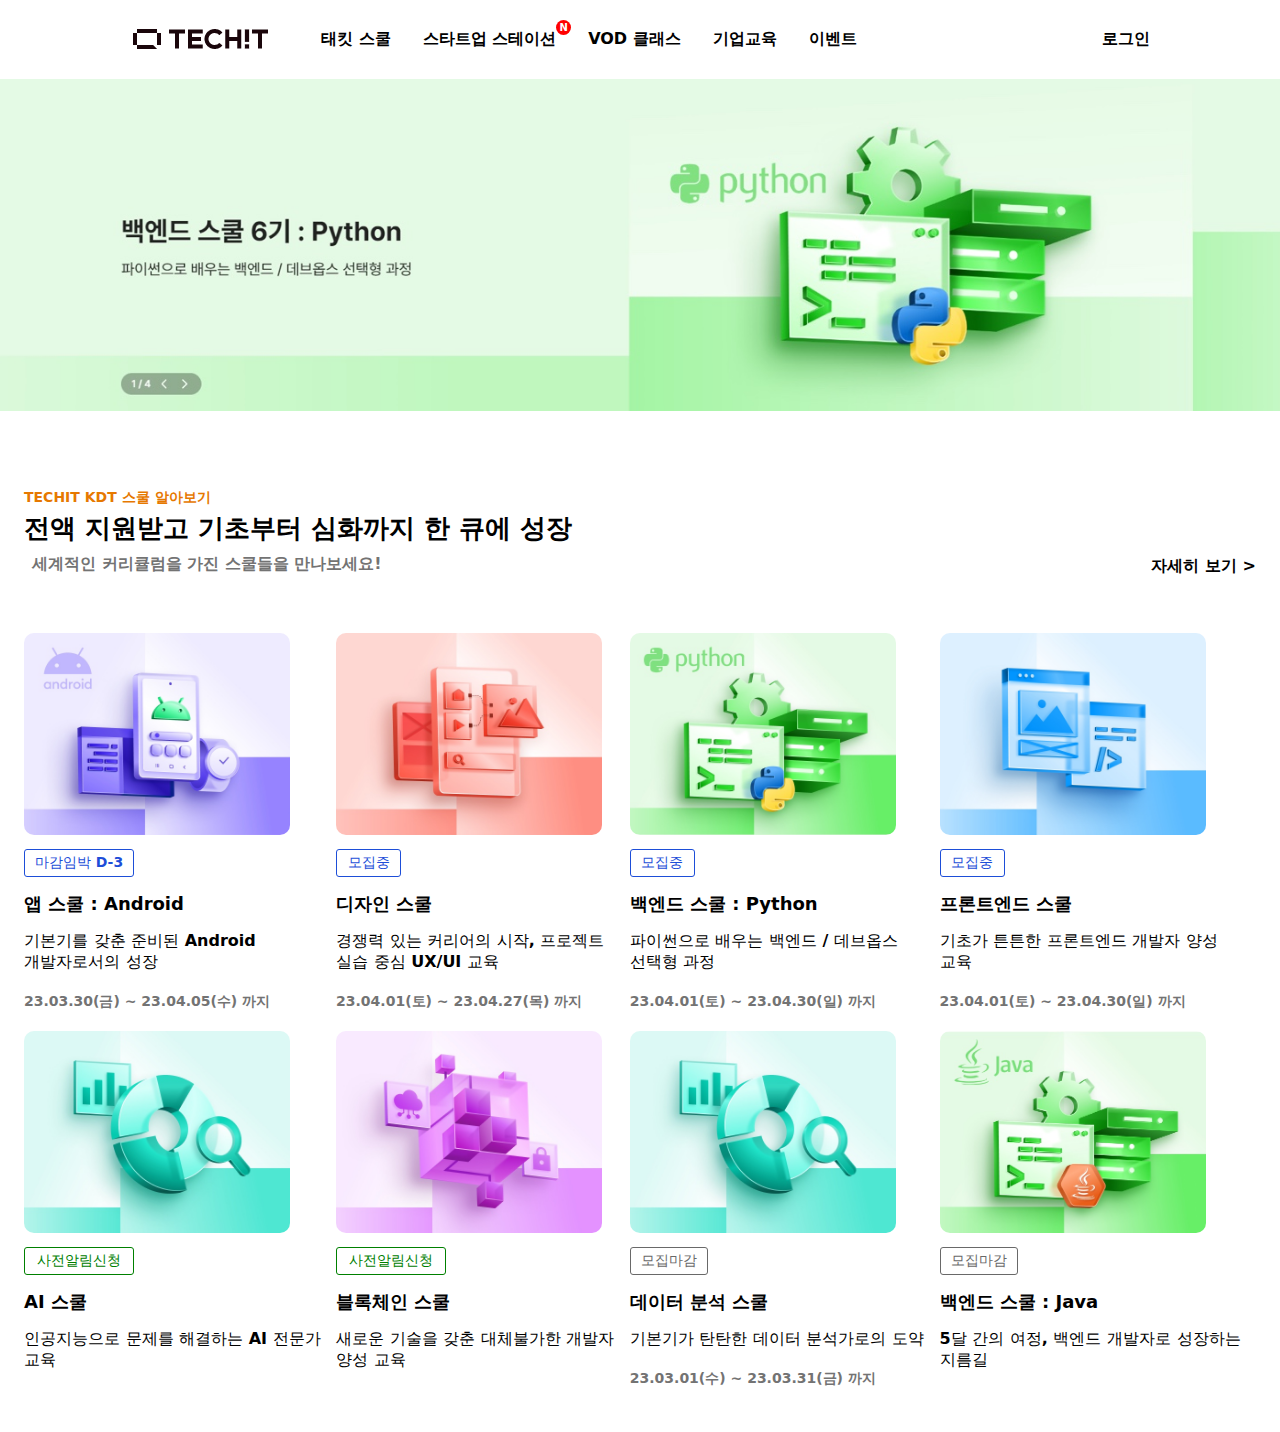
<file: 2주차과제/techit_clone.html>
<!DOCTYPE html>
<html lang="ko">
  <head>
    <meta charset="UTF-8" />
    <meta http-equiv="X-UA-Compatible" content="IE=edge" />
    <meta name="viewpoint" conent="width=device-width, initial-scale=1" />
    <link href="styles.css" rel="stylesheet" type="text/css" />
    <title>TECHIT BY LIKELION</title>
  </head>

  <body>
    <nav>
      <div class="header_part">
        <div class="menu_bar">
          <img src="img/logo.png" />
          <ul>
            <li><button>태킷 스쿨</button></li>
            <li>
              <button>스타트업 스테이션<span class="N">N</span></button>
            </li>
            <li><button>VOD 클래스</button></li>
            <li><button>기업교육</button></li>
            <li><button>이벤트</button></li>
          </ul>
        </div>
        <div class="login">
          <button>로그인</button>
        </div>
      </div>
    </nav>

    <div class="banner">
      <img src="img/banner.jpg" style="width: 100%; height: auto" />
    </div>

    <main>
      <section class="title">
        <div class="title_left">
          <div class="left1">TECHIT KDT 스쿨 알아보기</div>
          <div class="left2">전액 지원받고 기초부터 심화까지 한 큐에 성장</div>
          <div class="left3">세계적인 커리큘럼을 가진 스쿨들을 만나보세요!</div>
        </div>
        <div class="title_right">
          <div>자세히 보기 ></div>
        </div>
      </section>

      <div class="container">
        <div class="school">
          <img src="img/one.jpg" />
          <div class="recurit" id="first_recurit">마감임박 D-3</div>
          <div class="name_of_school">앱 스쿨 : Android</div>
          <div class="goal">
            기본기를 갖춘 준비된 Android <br />개발자로서의 성장
          </div>
          <div class="date">23.03.30(금) ~ 23.04.05(수) 까지</div>
        </div>

        <div class="school">
          <img src="img/two.jpg" />
          <div class="recurit">모집중</div>
          <div class="name_of_school">디자인 스쿨</div>
          <div class="goal">
            경쟁력 있는 커리어의 시작, 프로젝트 <br />실습 중심 UX/UI 교육
          </div>
          <div class="date">23.04.01(토) ~ 23.04.27(목) 까지</div>
        </div>

        <div class="school">
          <img src="img/three.jpg" />
          <div class="recurit">모집중</div>
          <div class="name_of_school">백엔드 스쿨 : Python</div>
          <div class="goal">
            파이썬으로 배우는 백엔드 / 데브옵스<br />선택형 과정
          </div>
          <div class="date">23.04.01(토) ~ 23.04.30(일) 까지</div>
        </div>

        <div class="school">
          <img src="img/four.jpg" />
          <div class="recurit">모집중</div>
          <div class="name_of_school">프론트엔드 스쿨</div>
          <div class="goal">기초가 튼튼한 프론트엔드 개발자 양성<br />교육</div>
          <div class="date">23.04.01(토) ~ 23.04.30(일) 까지</div>
        </div>

        <div class="school">
          <img src="img/five.jpg" />
          <div class="recurit" id="fifth_recurit">사전알림신청</div>
          <div class="name_of_school">AI 스쿨</div>
          <div class="goal">
            인공지능으로 문제를 해결하는 AI 전문가<br />교육
          </div>
          <div class="date"></div>
        </div>

        <div class="school">
          <img src="img/six.jpg" />
          <div class="recurit" id="six_recurit">사전알림신청</div>
          <div class="name_of_school">블록체인 스쿨</div>
          <div class="goal">
            새로운 기술을 갖춘 대체불가한 개발자<br />양성 교육
          </div>
          <div class="date"></div>
        </div>

        <div class="school">
          <img src="img/seven.jpg" />
          <div class="recurit" id="seven_recurit">모집마감</div>
          <div class="name_of_school">데이터 분석 스쿨</div>
          <div class="goal">기본기가 탄탄한 데이터 분석가로의 도약</div>
          <div class="date">23.03.01(수) ~ 23.03.31(금) 까지</div>
        </div>

        <div class="school">
          <img src="img/eight.jpg" />
          <div class="recurit" id="eight_recurit">모집마감</div>
          <div class="name_of_school">백엔드 스쿨 : Java</div>
          <div class="goal">
            5달 간의 여정, 백엔드 개발자로 성장하는<br />지름길
          </div>
          <div class="date"></div>
        </div>
      </div>
    </main>
  </body>
</html>
</file>
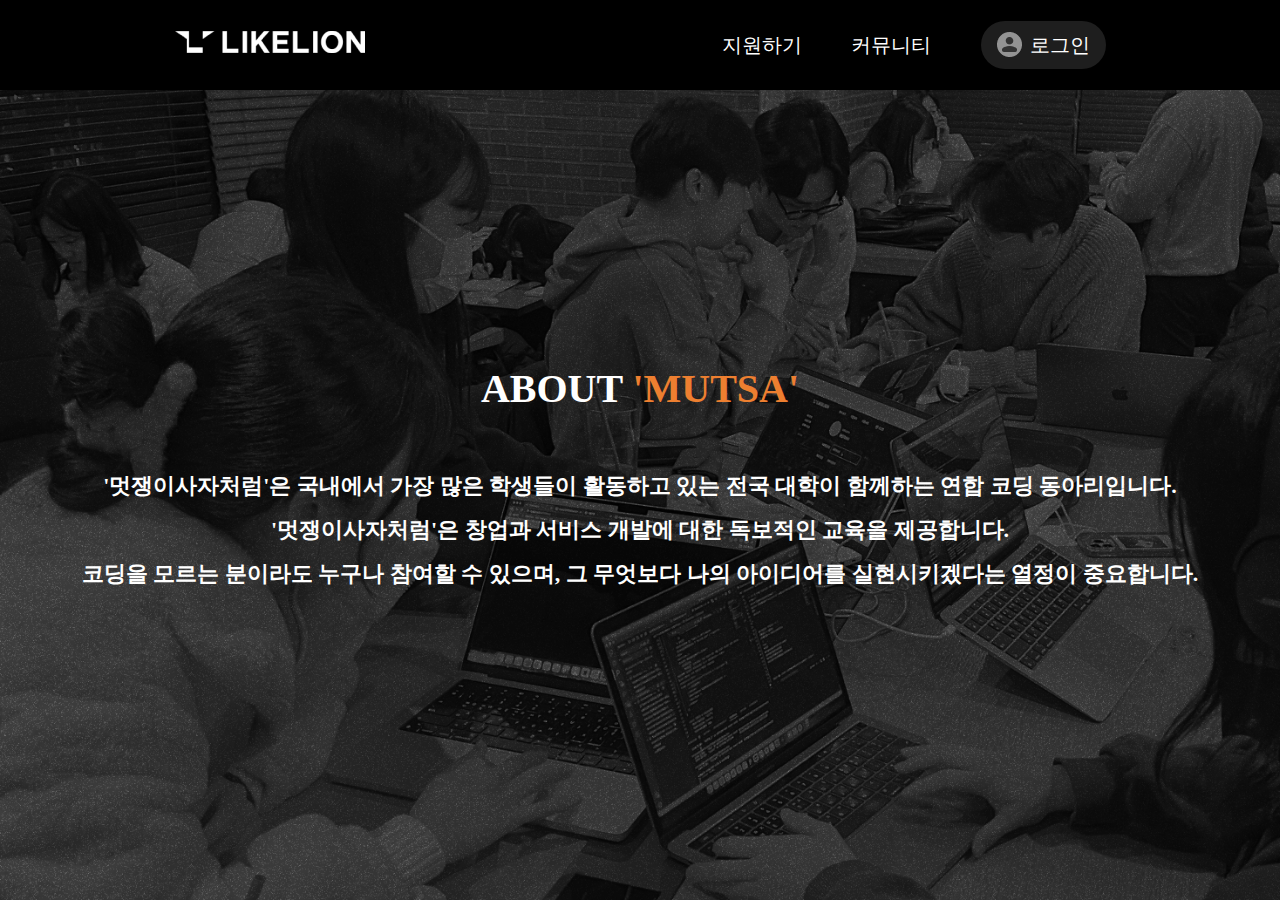
<file: 2주차실습/likelion_cloning.html>
<!DOCTYPE html>
<html lang="ko">
  <head>
    <meta charset="UTF-8" />
    <meta http-equiv="X-UA-Compatible" content="IE=edge" />
    <meta name="viewpoint" conent="width=device-width, initial-scale=1" />
    <link href="styles.css" rel="stylesheet" type="text/css" />
    <title>홍익대학교 멋쟁이사자처럼</title>
  </head>

  <body>
    <div class="head_part">
      <button class="logo">
        <img src="img/banner_icon.png" />
      </button>
      <div class="right_header">
        <button>지원하기</button>
        <button>커뮤니티</button>
        <button class="login">
          <img src="img/user_icon.png" class="logo" />
          <span class="login_text">로그인</span>
        </button>
      </div>
    </div>

    <nav>
      <h2 class="title">
        <span>ABOUT</span>
        <span class="name">'MUTSA'</span>
      </h2>
      <div class="content">
        '멋쟁이사자처럼'은 국내에서 가장 많은 학생들이 활동하고 있는 전국 대학이
        함께하는 연합 코딩 동아리입니다. <br />
        '멋쟁이사자처럼'은 창업과 서비스 개발에 대한 독보적인 교육을 제공합니다.
        <br />
        코딩을 모르는 분이라도 누구나 참여할 수 있으며, 그 무엇보다 나의
        아이디어를 실현시키겠다는 열정이 중요합니다.<br />
      </div>
    </nav>
  </body>
</html>
</file>
<file: 2주차과제/styles.css>
* {
  box-sizing: border-box;
  font-family: system-ui, -apple-system, BlinkMacSystemFont, "Segoe UI", Roboto,
    Oxygen, Ubuntu, Cantarell, "Open Sans", "Helvetica Neue", sans-serif;
}

body {
  margin: 0px;
  padding: 0px;
}

ul {
  list-style: none;
  padding-left: 0px;
  display: flex;
  justify-content: space-between;
  align-items: center;
  margin-left: 20px;
}

li {
  margin-left: 20px;
}

nav {
  margin: 0px;
  display: flex;
  justify-content: center;
  flex-direction: column;
  width: 100%;
  border-bottom-width: 1px;
  padding: 12px 24px;
}

.header_part {
  display: flex;
  align-items: center;
  justify-content: space-between;
}

.menu_bar {
  display: flex;
  align-items: center;
  margin-left: 100px;
}

.login {
  margin-right: 100px;
  color: #737373;
}

button {
  border: 0px;
  background-color: transparent;
  font-weight: 600;
  font-size: 16px;
}

.N {
  display: inline-block;
  color: white;
  background-color: red;
  border-radius: 50%;
  position: absolute;
  font-size: 10px;
  width: 15px;
  height: 15px;
  padding-top: 1.6px;
  top: 20px;
}

main {
  padding: 24px;
}

section {
  margin-top: 50px;
  margin-bottom: 50px;
}

.left1 {
  color: #e67800;
  font-size: 14px;
  margin: 0px 0px 4px;
  font-weight: 600;
}

.left2 {
  font-size: 26px;
  font-weight: 600;
}

.left3 {
  color: #737373;
  margin: 8px;
  font-size: 16px;
  font-weight: 600;
}

.title {
  display: flex;
  align-items: center;
  justify-content: space-between;
}

.title_right {
  margin-top: 60px;
  font-size: 16px;
  font-weight: 600;
}

.school img {
  width: 266px;
  height: 202px;
  border-radius: 10px;
  margin-bottom: 10px;
}

.container {
  display: grid;
  grid-template-columns: repeat(4, minmax(0, auto));
}

.recurit {
  border: 1px solid;
  border-color: #1d4ed8;
  color: #1d4ed8;
  padding: 4px 8px;
  border-width: 1.8px;
  border-radius: 3px;
  text-align: center;
  font-size: 14px;
  font-weight: 550;
  width: 65px;
}

#first_recurit {
  width: 110px;
}

#fifth_recurit {
  color: green;
  border-color: green;
  width: 110px;
}

#six_recurit {
  color: green;
  border-color: green;
  width: 110px;
}

#seven_recurit {
  color: dimgrey;
  border-color: dimgray;
  width: 78px;
}

#eight_recurit {
  color: dimgray;
  border-color: dimgray;
  width: 78px;
}

.name_of_school {
  margin-top: 15px;
  margin-bottom: 15px;
  font-weight: 900;
  font-size: 18px;
}

.goal {
  font-size: 16px;
  font-weight: 560;
  margin-bottom: 20px;
}

.date {
  font-size: 14px;
  color: #737373;
  font-weight: bold;
  margin-bottom: 20px;
}
</file>
<file: 2주차실습/styles.css>
* {
  margin: 0px;
  padding: 0px;
  box-sizing: border-box;
  color: white;
}

.head_part {
  display: flex;
  background-color: black;
  justify-content: space-around;
  width: 100%;
  height: 90px;
}

button {
  background-color: transparent;
  font-weight: 3000;
  font-family: "Segoe UI", Tahoma, Geneva, Verdana, sans-serif;
  border: 0px;
  font-size: 20px;
}

.logo {
  align-items: center;
  margin-bottom: 1px;
  margin-right: 8px;
}

.right_header {
  display: flex;
  align-items: center;
  width: 30%;
  justify-content: space-between;
}

.right_header .login {
  display: flex;
  background-color: rgb(30, 30, 30);
  align-items: center;
  justify-content: center;
  height: 48px;
  padding: 16px;
  border-radius: 40px;
}

nav {
  display: flex;
  background-image: url("img/background.png");
  background-color: rgba(0, 0, 0, 0.3);
  background-blend-mode: overlay;
  background-size: cover;
  width: 100vw;
  height: 90vh;
  flex-direction: column;
  justify-content: center;
  text-align: center;
}

.title {
  font-weight: 600;
  font-size: 40px;
  line-height: 70px;
}

.title .name {
  color: rgb(237, 127, 48);
}

.content {
  justify-content: center;
  margin: 40px;
  font-size: 22px;
  font-weight: 600;
  line-height: 44px;
}
</file>
